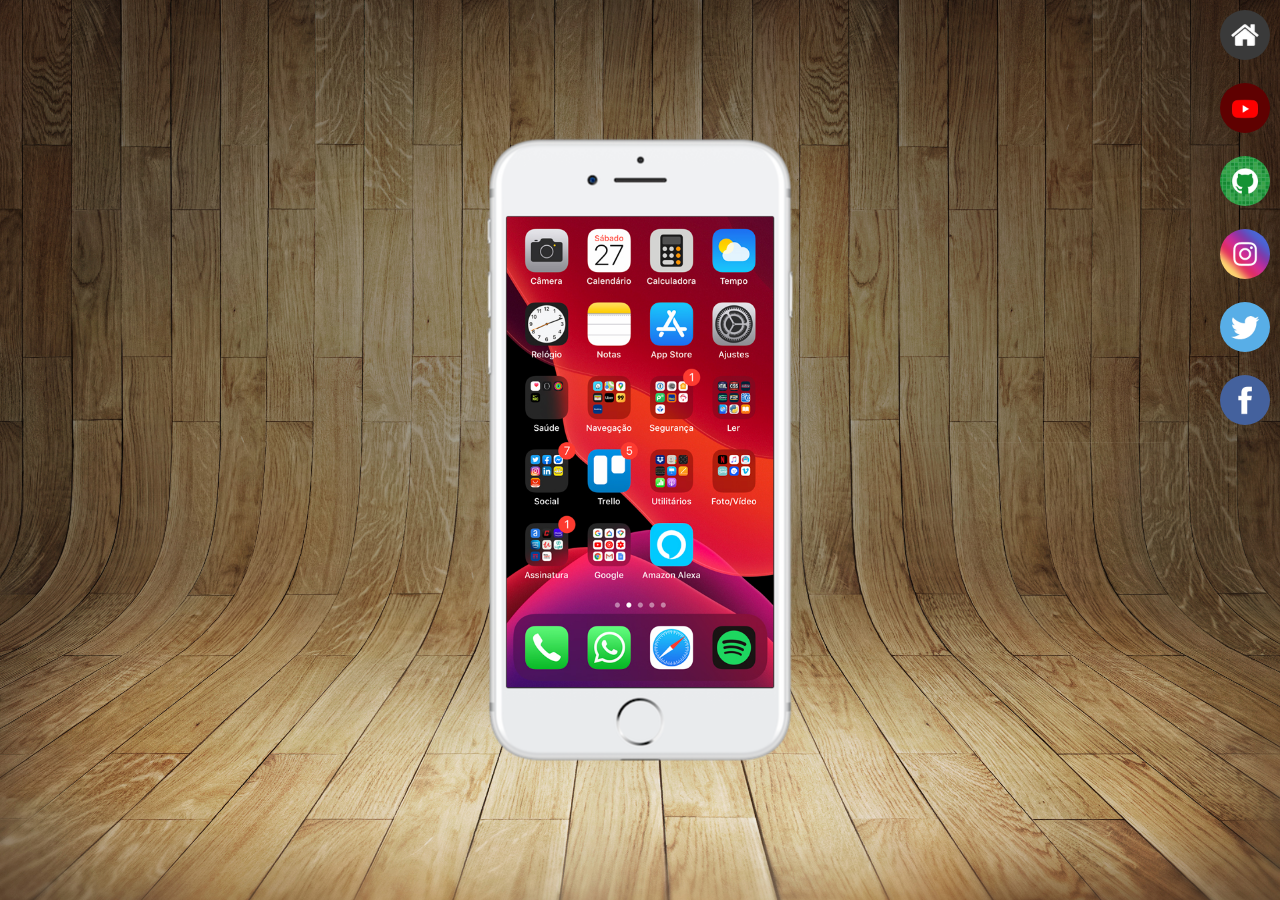
<file: index.html>
<!DOCTYPE html>
<html lang="PT-BR">
<head>
    <meta charset="UTF-8">
    <meta name="viewport" content="width=device-width, initial-scale=1.0">
    <link rel="shortcut icon" href="favicon.ico" type="image/x-icon">
    <link rel="stylesheet" href="reset.css">
    <link rel="stylesheet" href="style.css">
    <title>Projeto Redes Sociais</title>
</head>
<body>
    <main>
        <section id="telefone">
            <iframe src="home.html" name="tela" id="tela" frameborder="0">
                Seu navegador não é compatível com isso.
            </iframe>
        </section>
        <section id="redes-sociais">
            <a href="home.html" target="tela"><img src="logo-home.jpg" alt="Home"></a><br>
            <a href="youtube.html" target="tela"><img src="logo-youtube.jpg" alt="Youtube"></a><br>
            <a href="github.html" target="tela"><img src="logo-github.jpg" alt="Github"></a><br>
            <a href="instagram.html" target="tela"><img src="logo-instagram.jpg" alt="Instagram"></a><br>
            <a href="twitter.html" target="tela"><img src="logo-twitter.jpg" alt="Twitter"></a><br>
            <a href="facebook.html" target="tela"><img src="logo-facebook.jpg" alt="Facebook"></a>
        </section>
    </main>
</body>
</html>
</file>
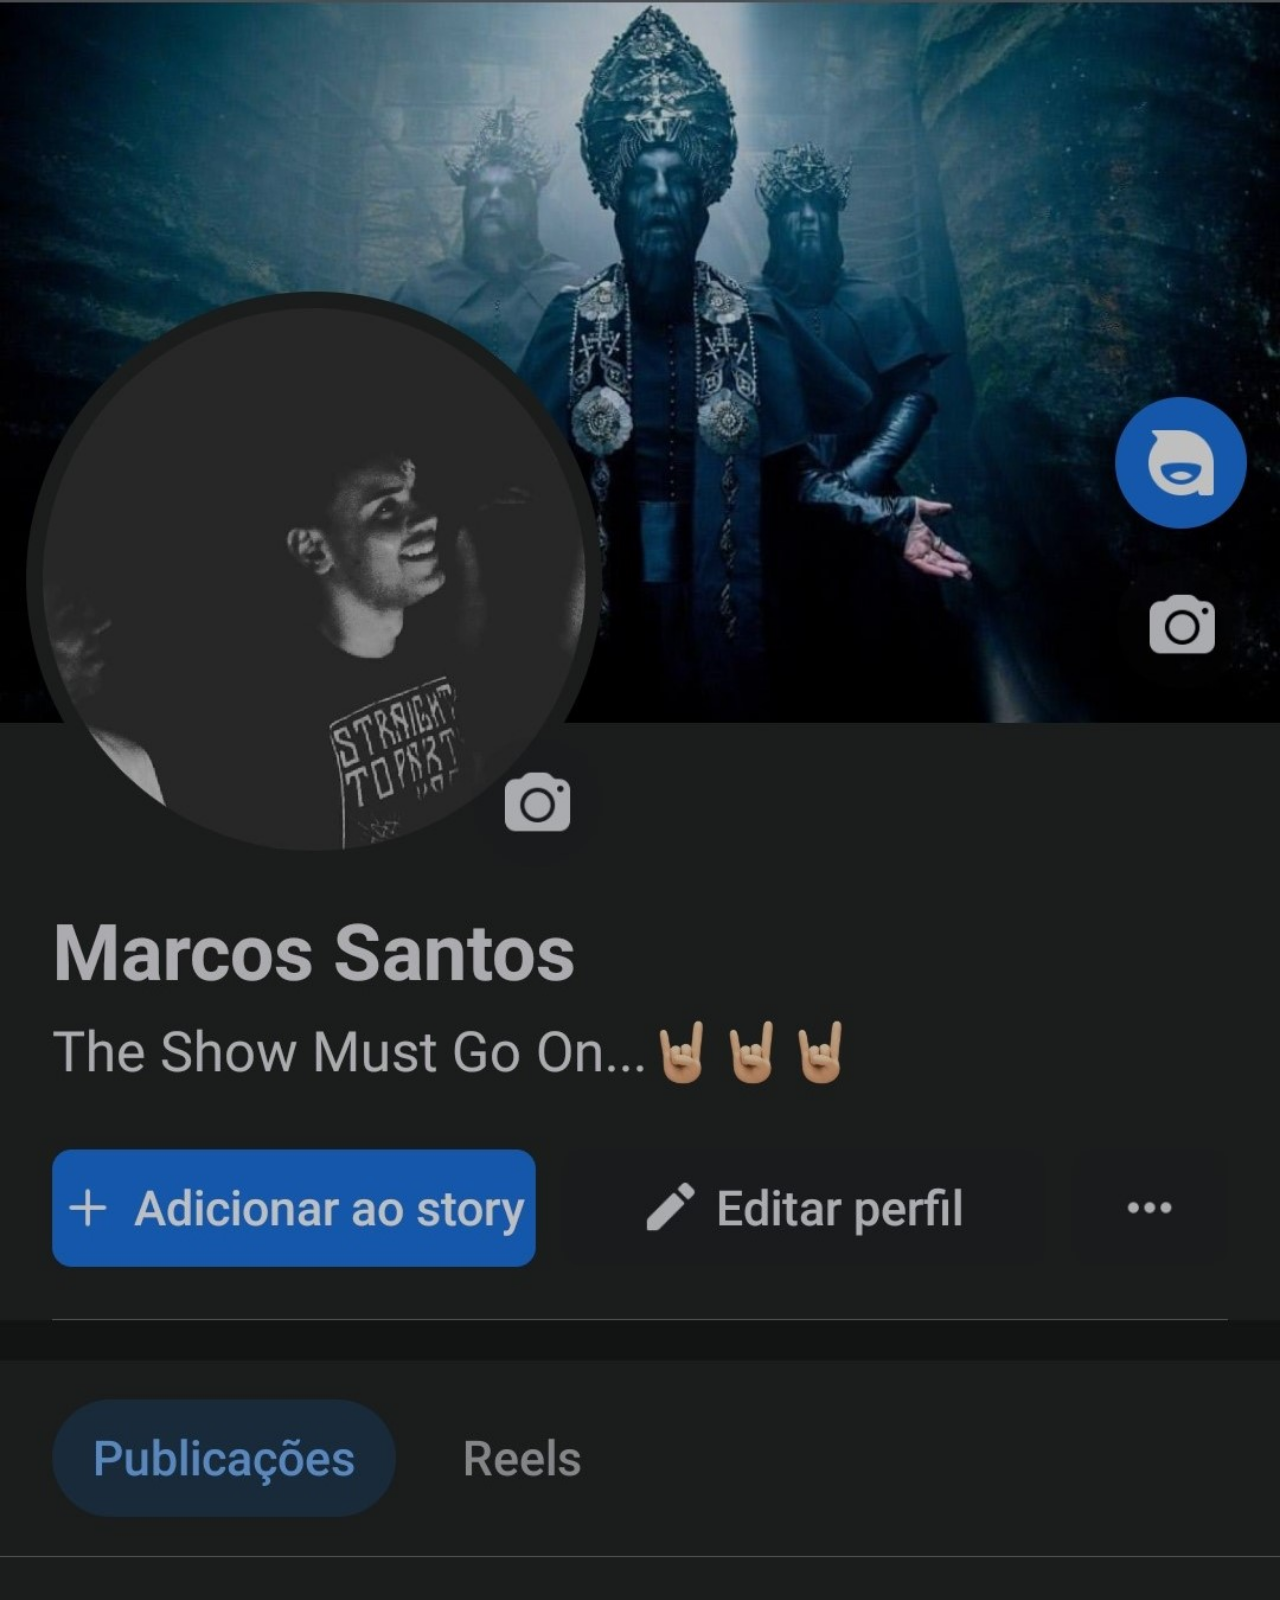
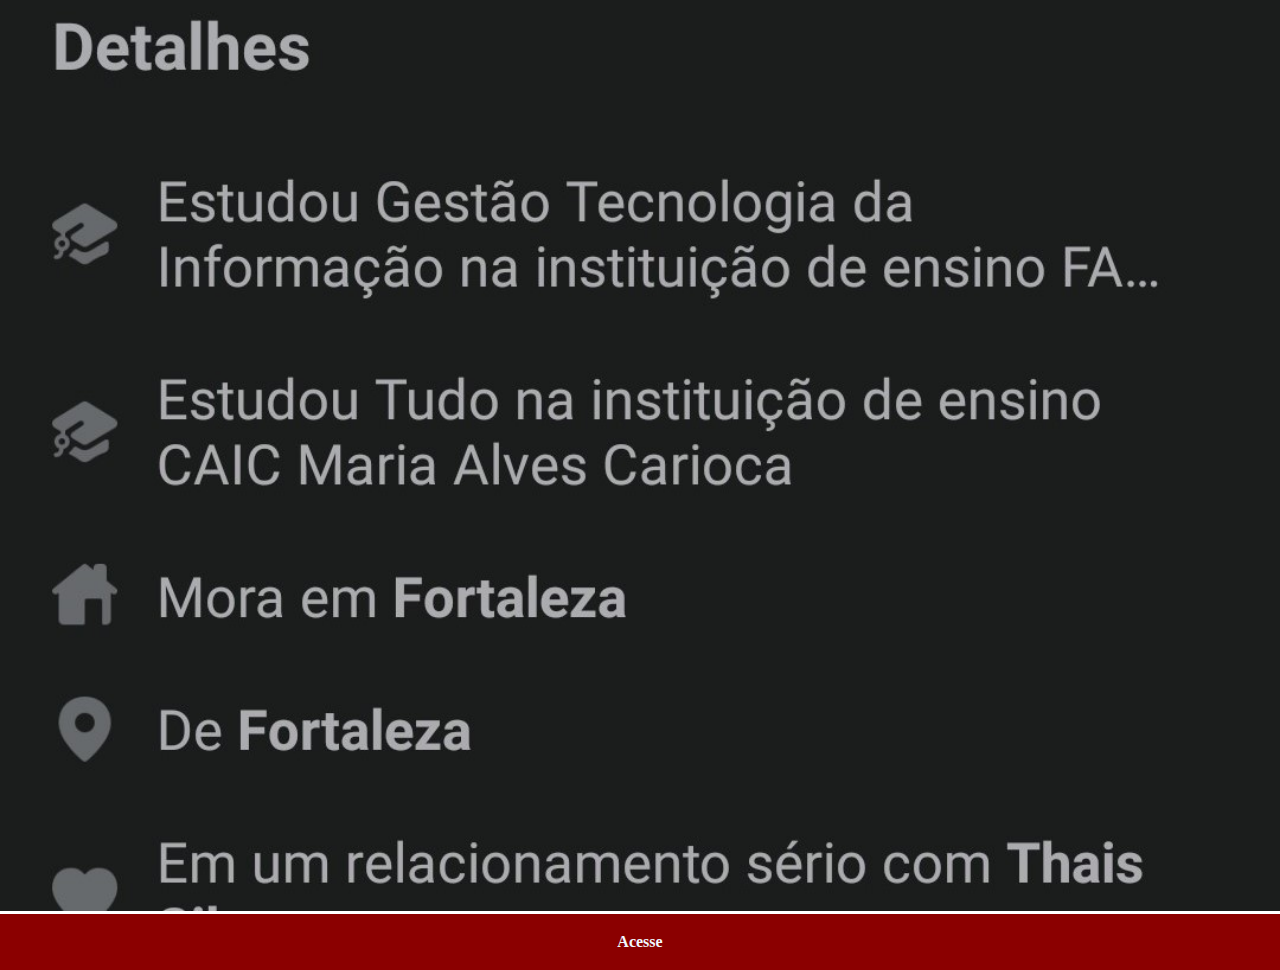
<file: facebook.html>
<!DOCTYPE html>
<html lang="PT-BR">
<head>
    <meta charset="UTF-8">
    <meta http-equiv="X-UA-Compatible" content="IE=edge">
    <meta name="viewport" content="width=device-width, initial-scale=1.0">
    <link rel="stylesheet" href="reset.css">
    <link rel="stylesheet" href="social.css">
    <title>Facebook</title>
</head>
<body>
    <img src="tela-facebook.jpg" alt="Facebook">
    <a href="https://www.facebook.com/marcosmansondark" target="_blank">Acesse</a>
    
</body>
</html>
</file>
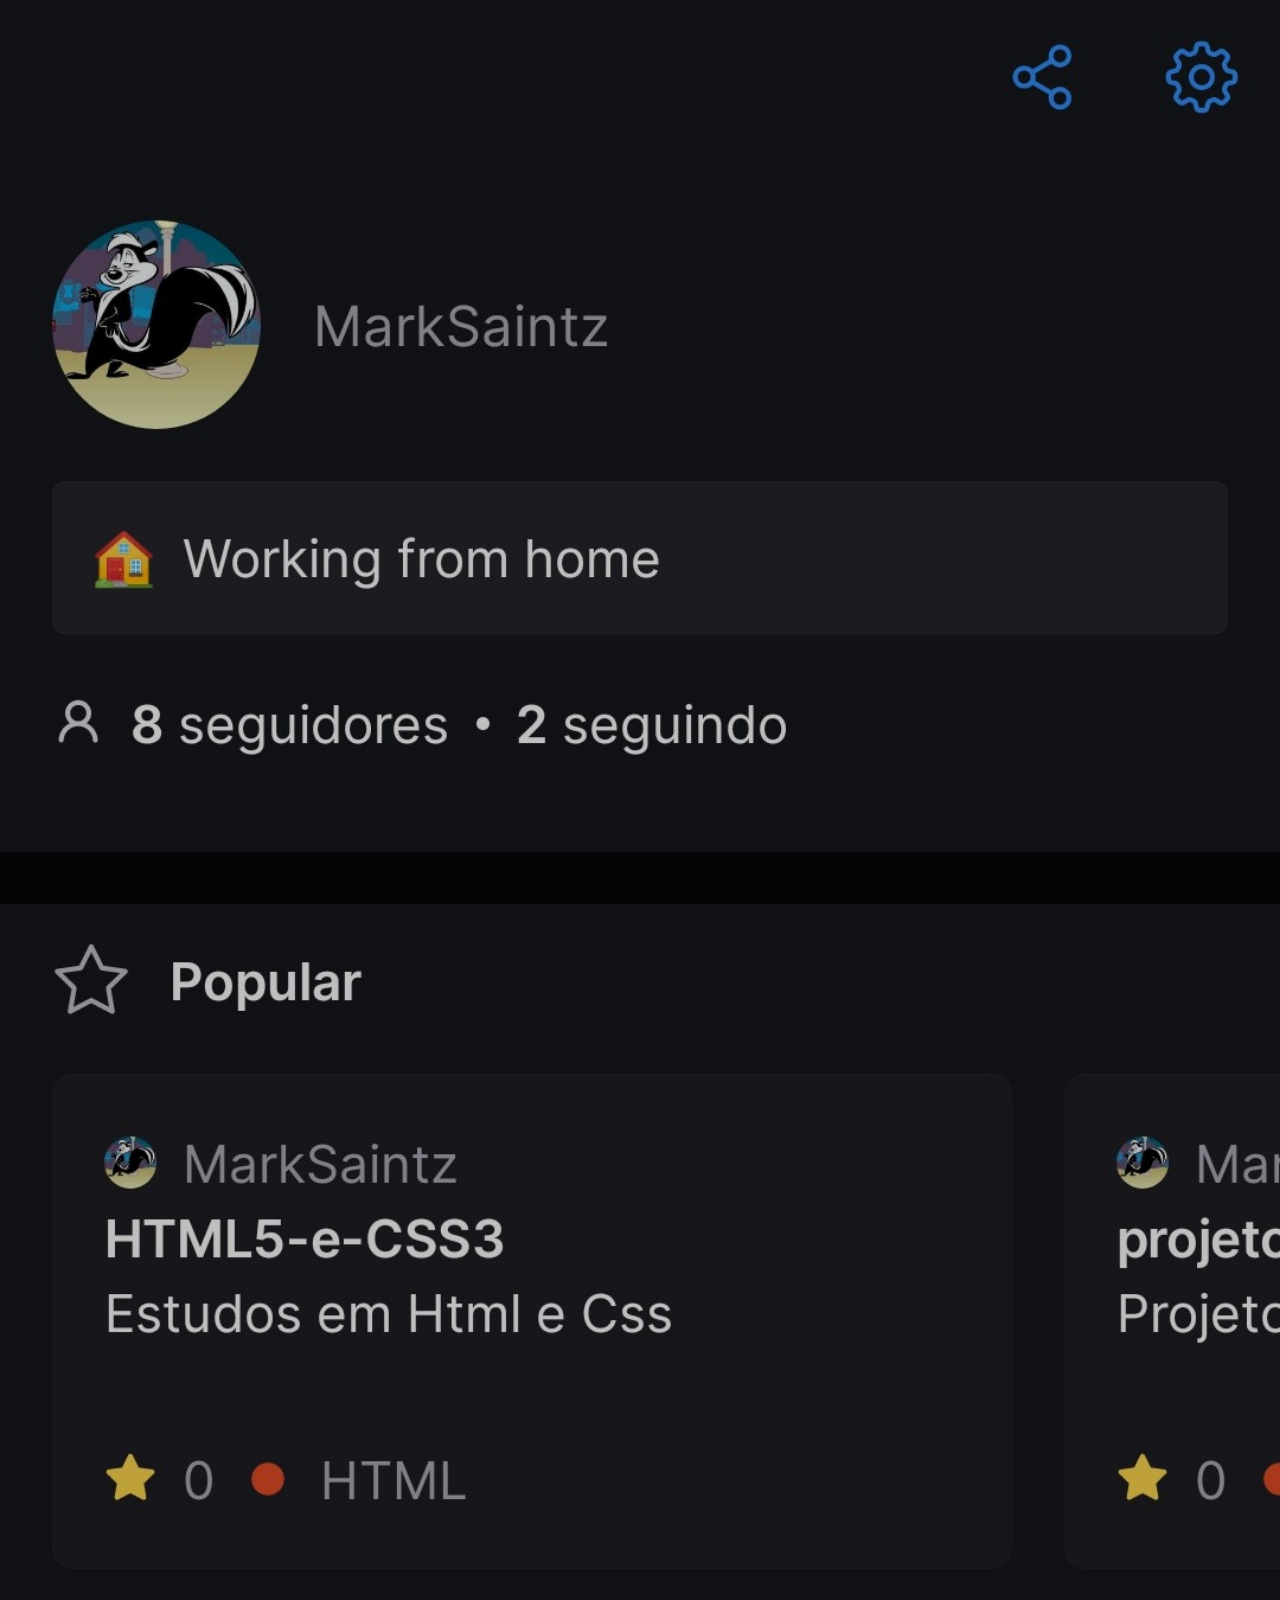
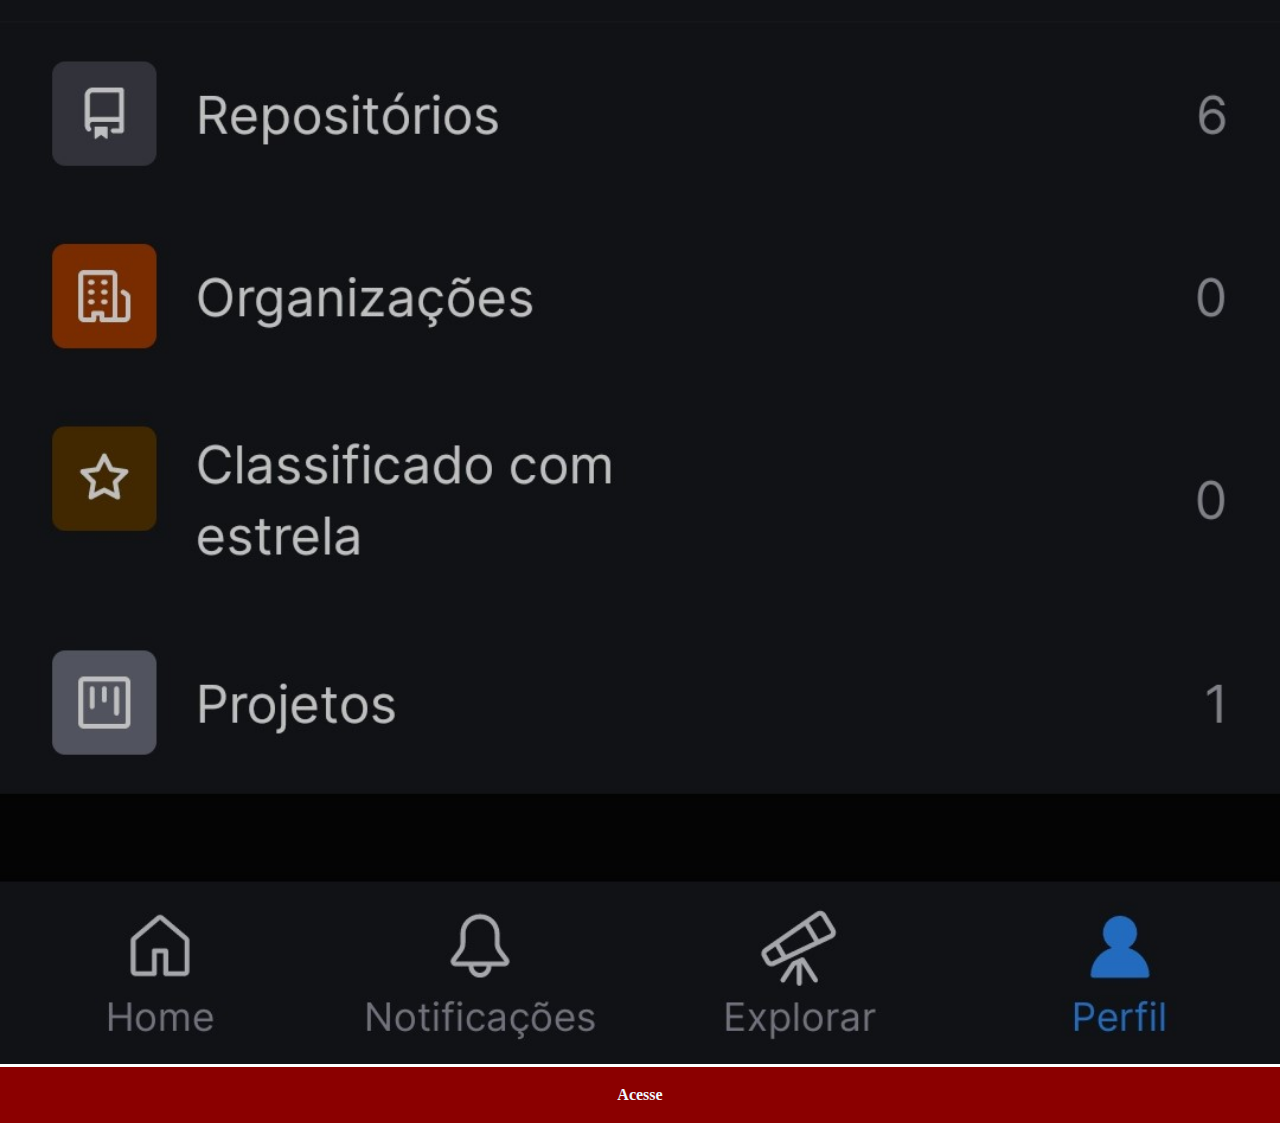
<file: github.html>
<!DOCTYPE html>
<html lang="PT-BR">
<head>
    <meta charset="UTF-8">
    <meta http-equiv="X-UA-Compatible" content="IE=edge">
    <meta name="viewport" content="width=device-width, initial-scale=1.0">
    <title>Github</title>
    <link rel="stylesheet" href="reset.css">
    <link rel="stylesheet" href="social.css">
</head>
<body>
    <img src="tela-github.jpg" alt="Github">
    <a href="https://github.com/MarkSaintz" target="_blank">Acesse</a>
    
</body>
</html>
</file>
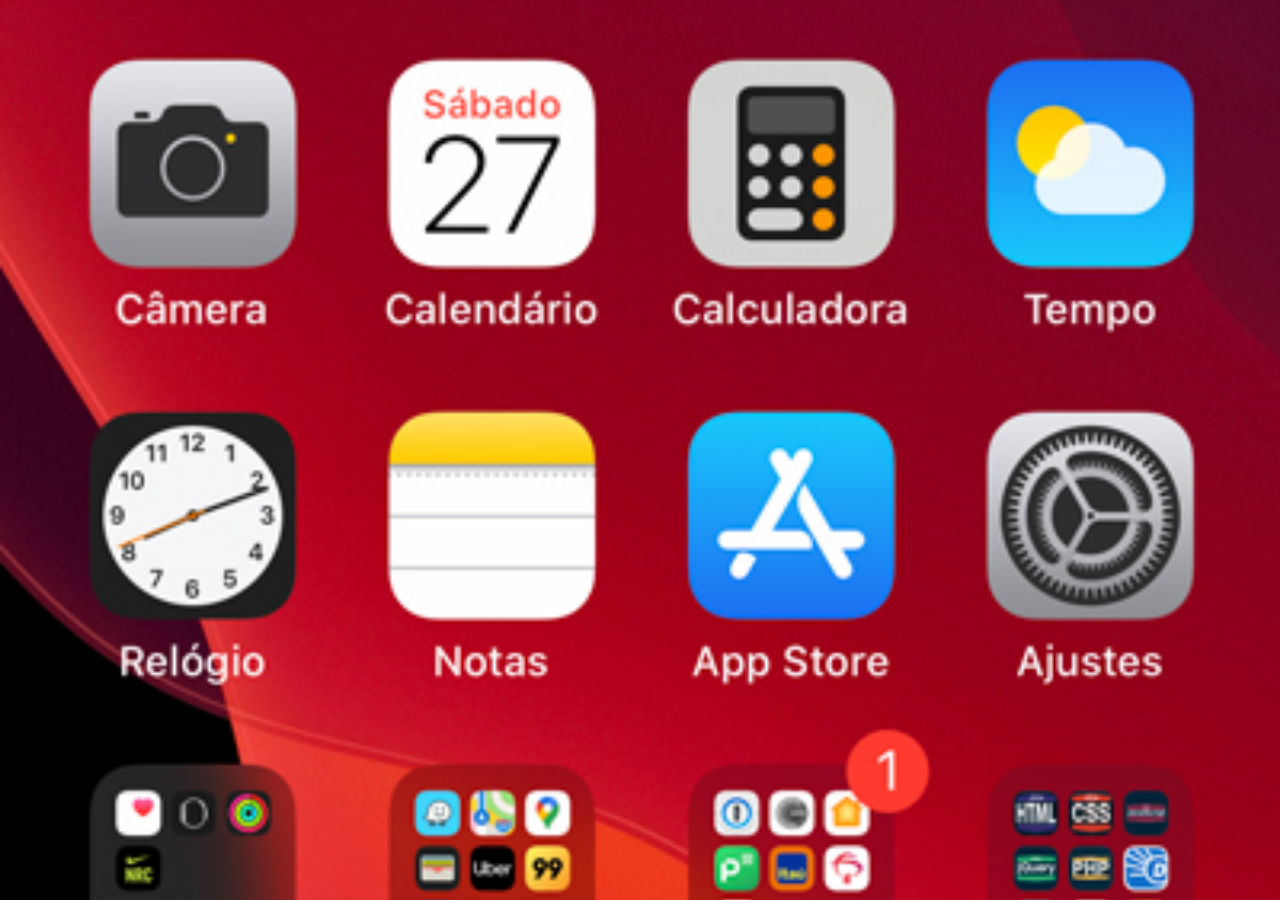
<file: home.html>
<!DOCTYPE html>
<html lang="PT-BR">
<head>
    <meta charset="UTF-8">
    <meta http-equiv="X-UA-Compatible" content="IE=edge">
    <meta name="viewport" content="width=device-width, initial-scale=1.0">
    <link rel="stylesheet" href="reset.css">
    <link rel="stylesheet" href="style.css">
    <title>Home</title>
    <style>
        *{
            margin: 0;
            padding: 0;
        }
        body {
        height: 100vh;
        width: 100vw;
        background: url("tela-home.jpg") ;
        background-size:cover;
        }
    </style>
</head>

<body>
    
</body>
</html>
</file>
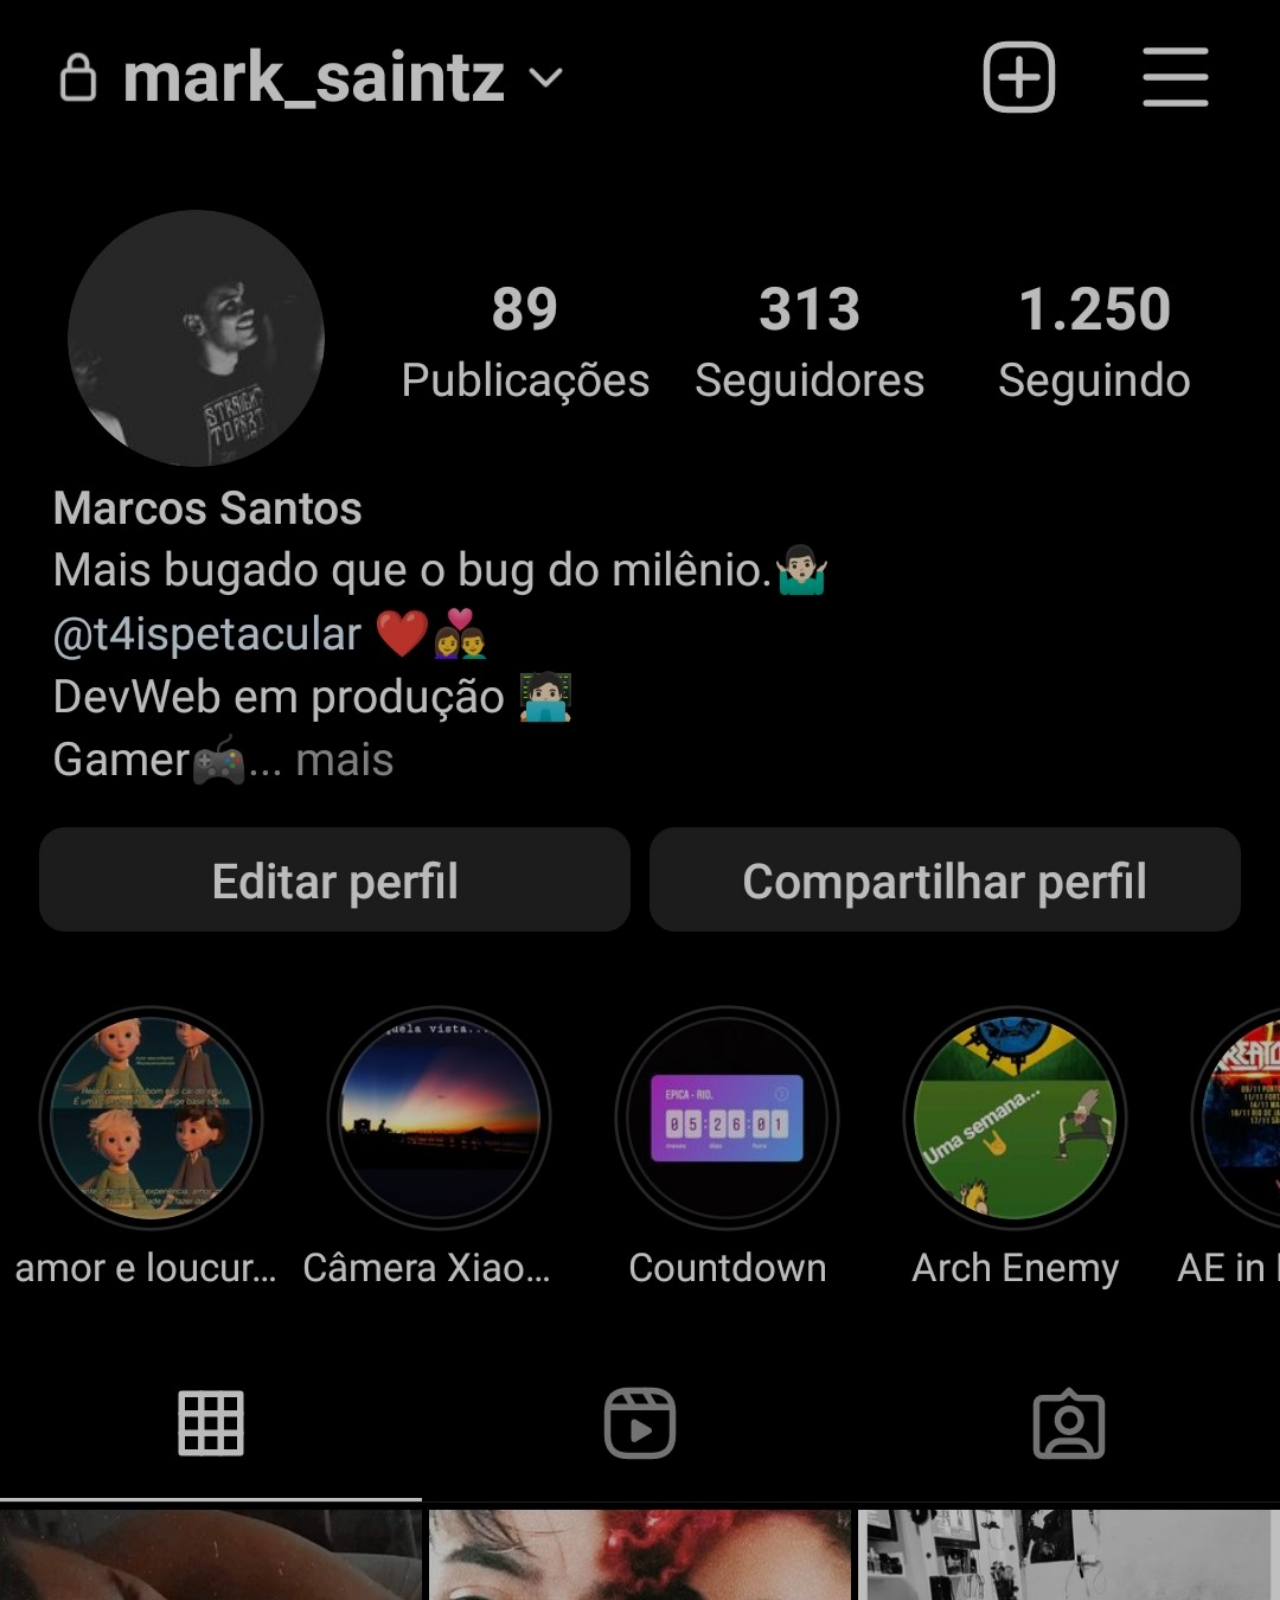
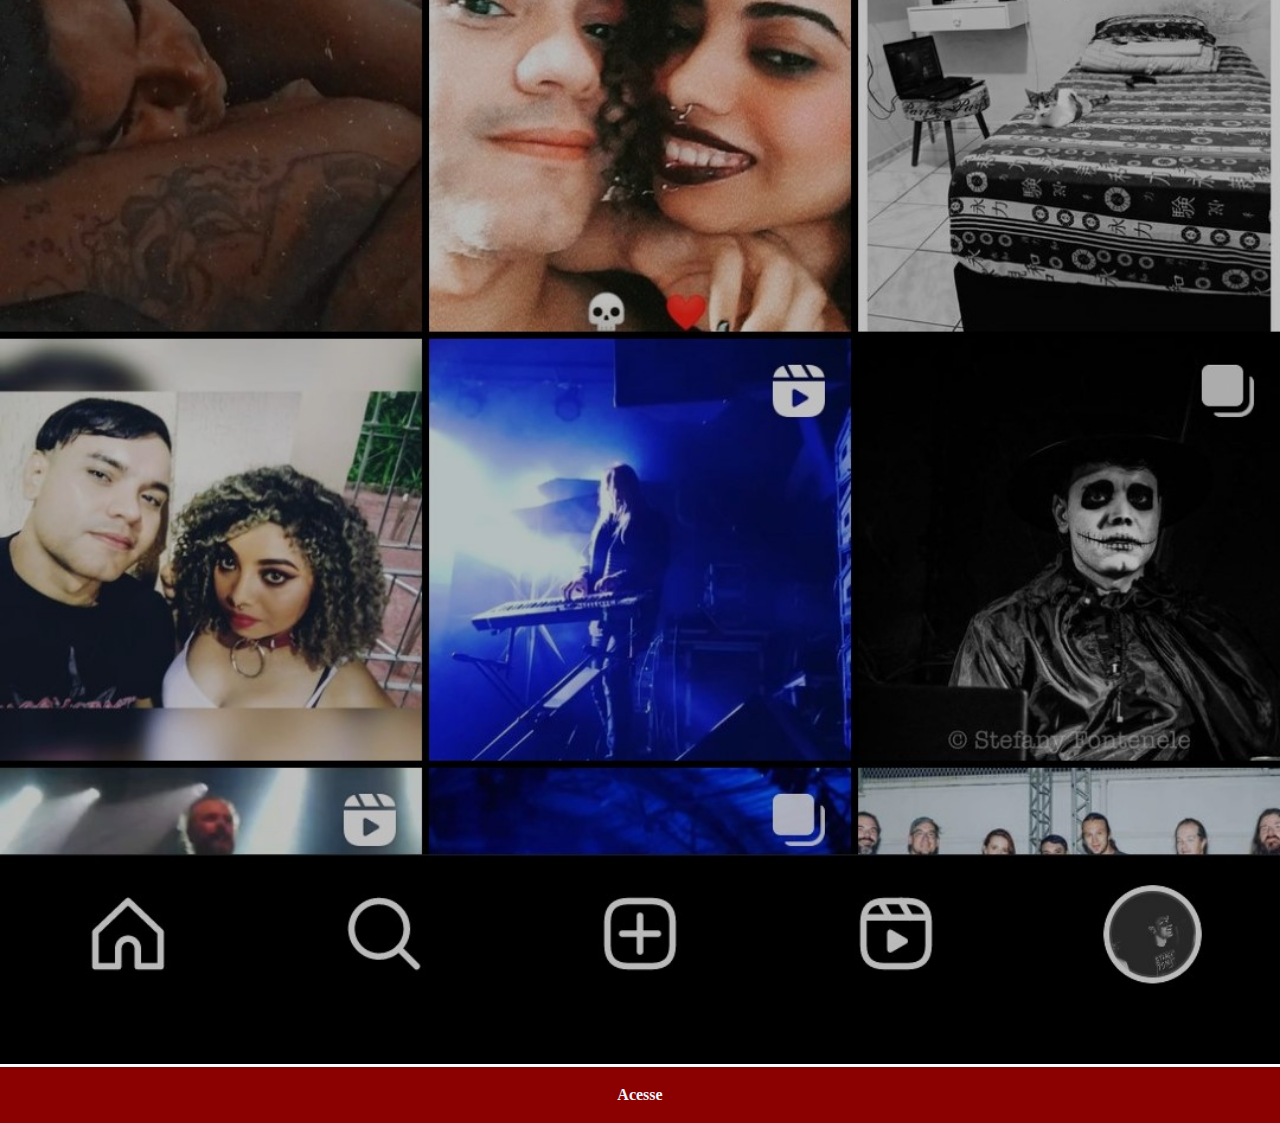
<file: instagram.html>
<!DOCTYPE html>
<html lang="PT-BR">
<head>
    <meta charset="UTF-8">
    <meta http-equiv="X-UA-Compatible" content="IE=edge">
    <meta name="viewport" content="width=device-width, initial-scale=1.0">
    <title>Instagram</title>
    <link rel="stylesheet" href="reset.css">
    <link rel="stylesheet" href="social.css">
</head>
<body>
    <img src="tela-instagram.jpg" alt="Instagram">
    <a href="https://www.instagram.com/mark_saintz/" target="_blank">Acesse</a>
</body>
</html>
</file>
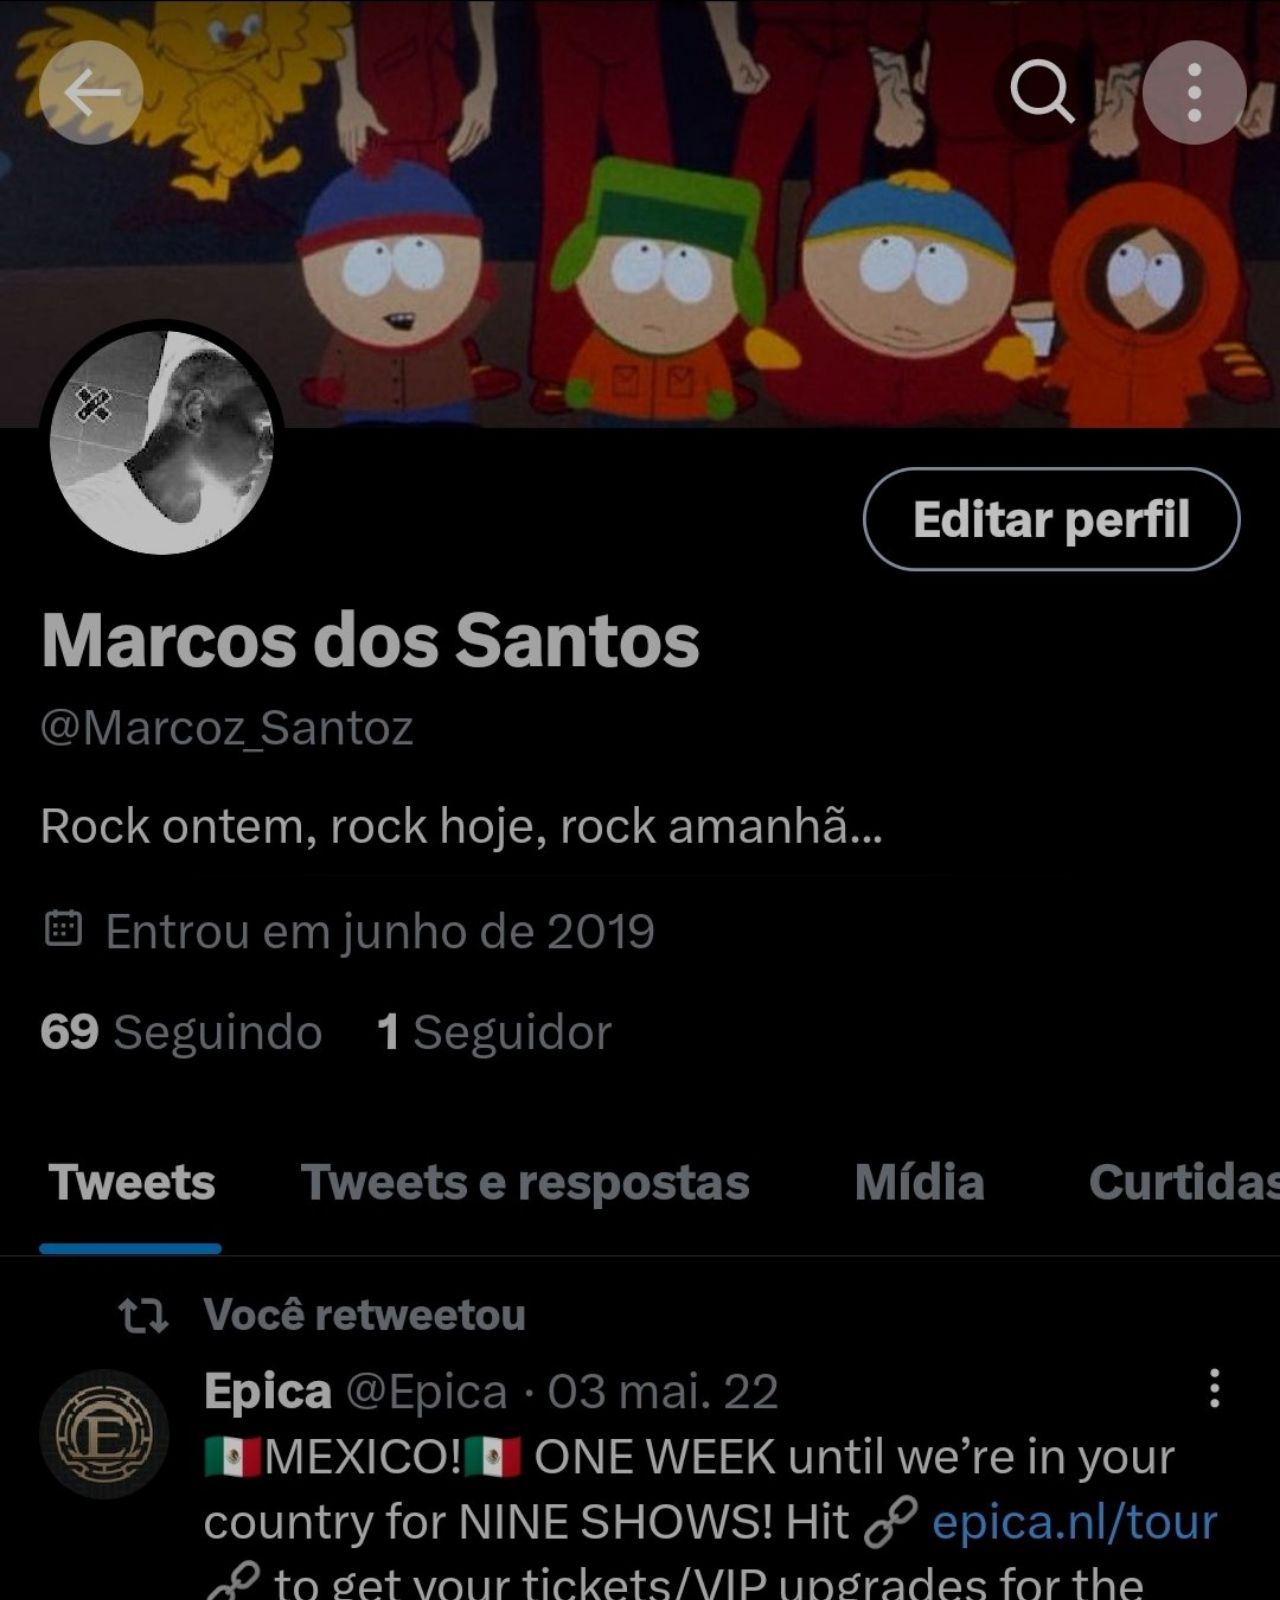
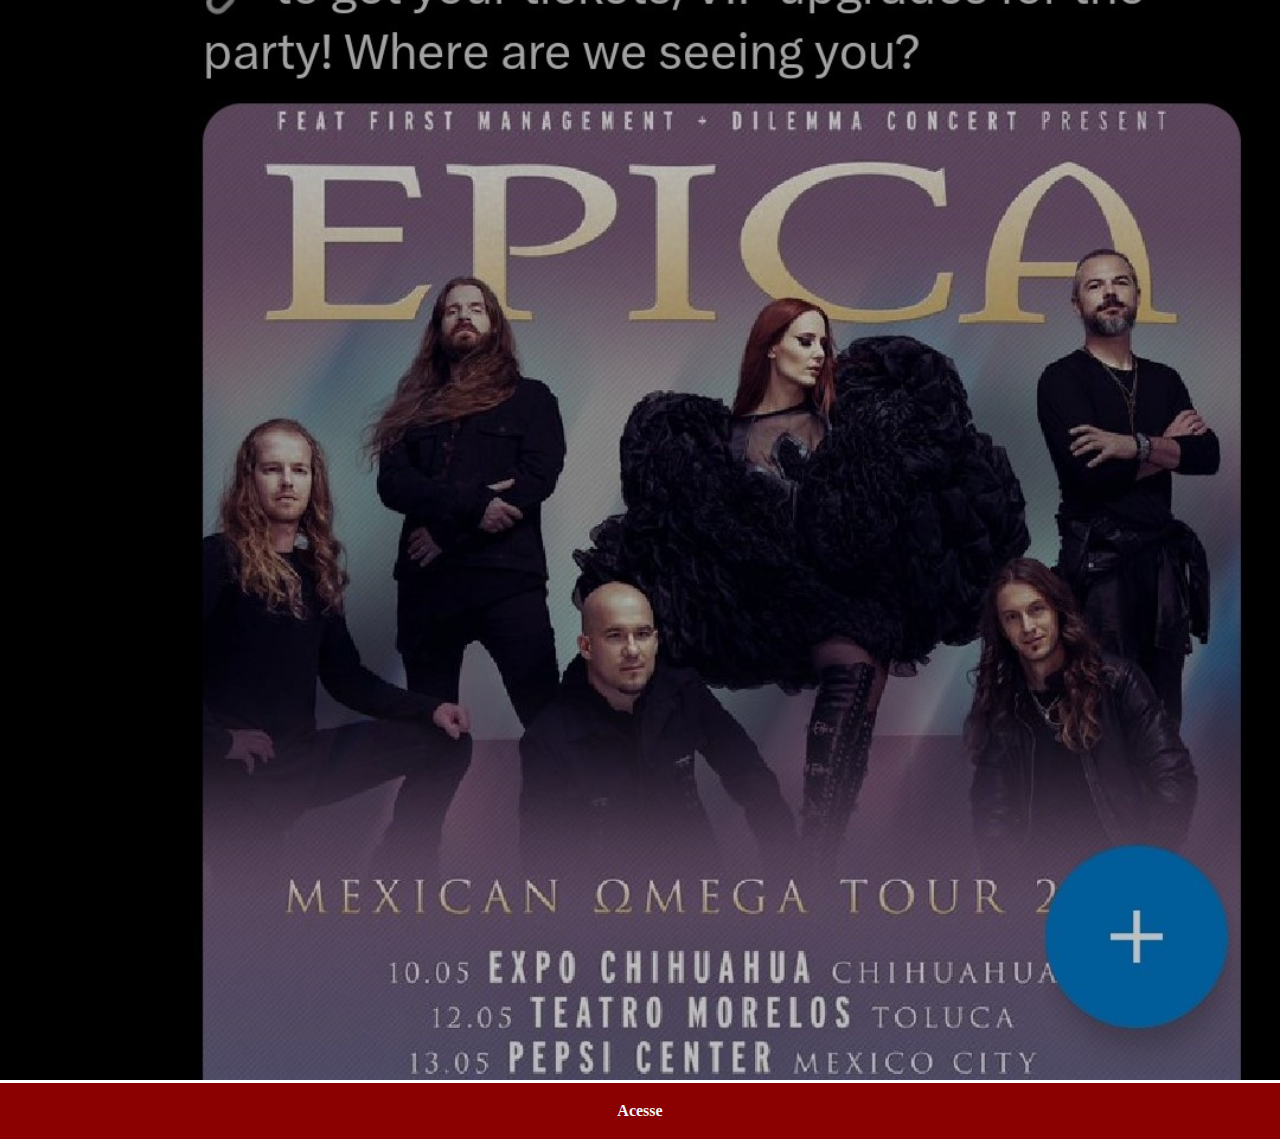
<file: twitter.html>
<!DOCTYPE html>
<html lang="PT-BR">
<head>
    <meta charset="UTF-8">
    <meta http-equiv="X-UA-Compatible" content="IE=edge">
    <meta name="viewport" content="width=device-width, initial-scale=1.0">
    <title>Twitter</title>
    <link rel="stylesheet" href="reset.css">
    <link rel="stylesheet" href="social.css">
</head>
<body>
    <img src="tela-twitter.jpg" alt="Twitter">
    <a href="https://twitter.com/Marcoz_Santoz" target="_blank">Acesse</a>
    
</body>
</html>
</file>
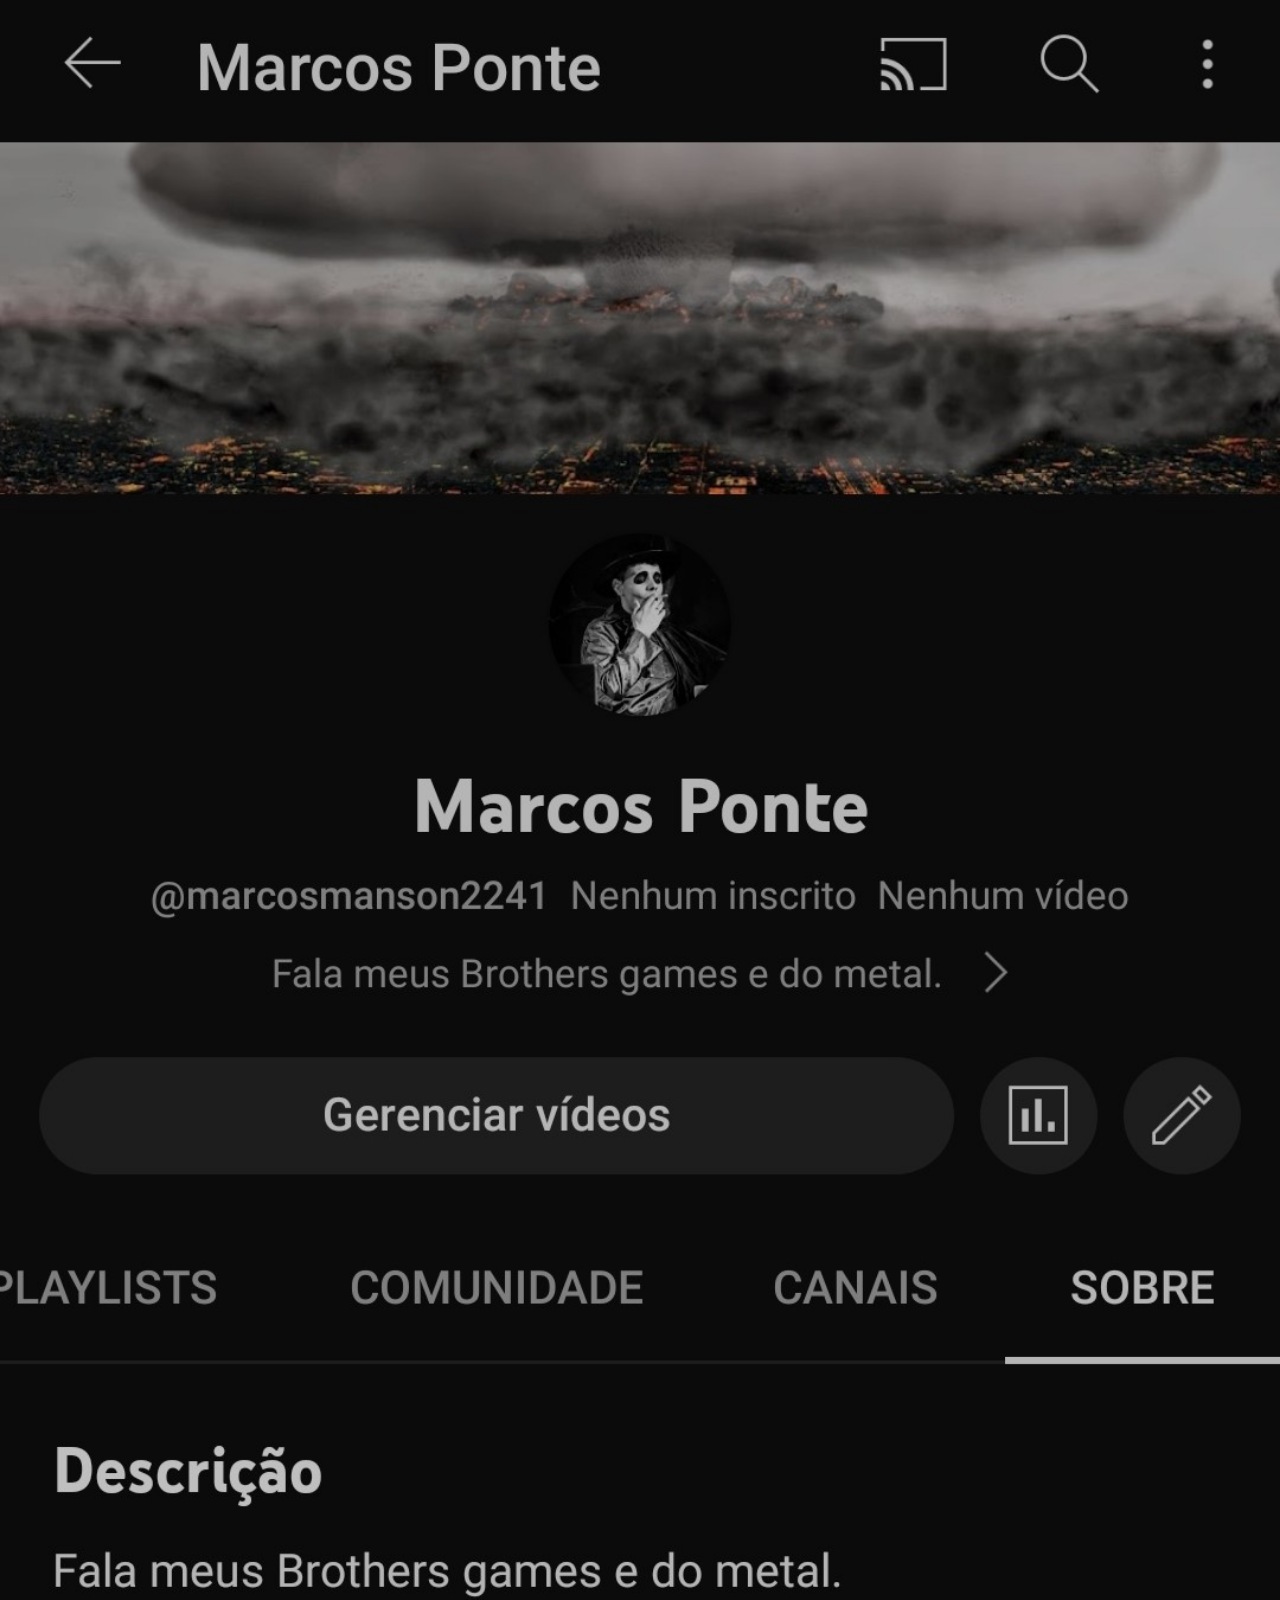
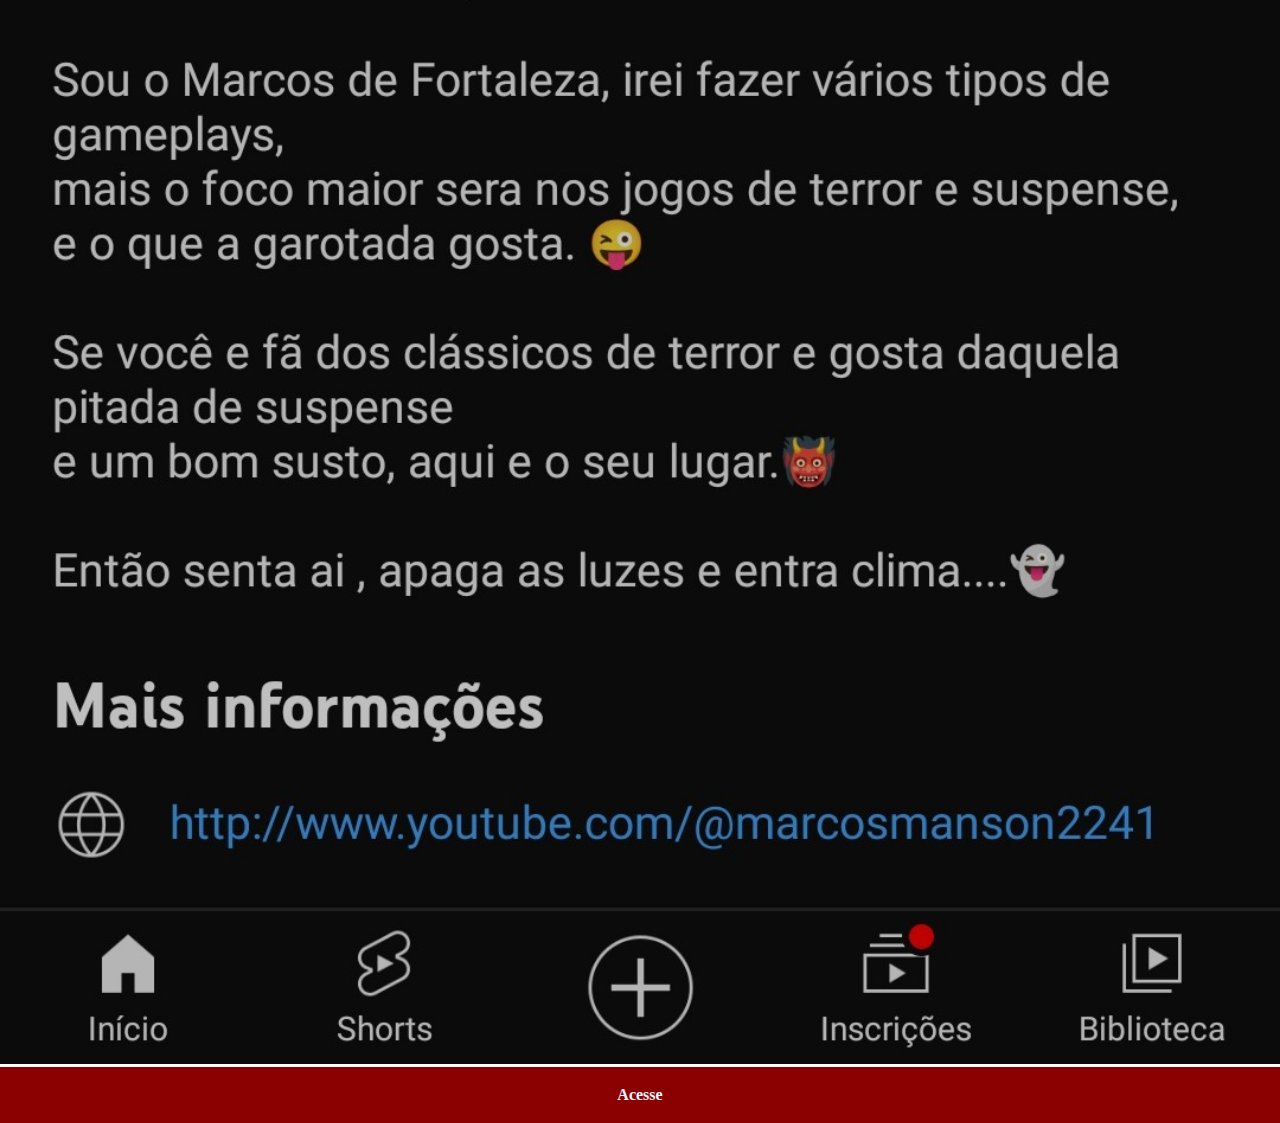
<file: youtube.html>
<!DOCTYPE html>
<html lang="PT-BR">
<head>
    <meta charset="UTF-8">
    <meta http-equiv="X-UA-Compatible" content="IE=edge">
    <meta name="viewport" content="width=device-width, initial-scale=1.0">
    <title>Youtube</title>
    <link rel="stylesheet" href="reset.css">
    <link rel="stylesheet" href="social.css">
</head>
<body>
    <img src="tela-youtube.jpg" alt="Youtube">
    <a href="https://www.youtube.com" target="_blank">Acesse</a>
    
</body>
</html>
</file>
<file: style.css>
@charset "UTF-8";

html, body {
    height: 100vh;
    width: 100vw;
    background-color: black;
}

body{
    background: url('fundo-madeira.jpg') ;
    background-size: cover;
    background-attachment:fixed;
}

main {
    position: relative;
    height: 100vh;
}

section#telefone {
    position: absolute;
    height: 627px;
    width: 311px;
    top: 50%;
    left: 50%;
    transform: translate(-50%, -50%);
    background: url(frame-iphone.png);
}

iframe#tela {
    position: relative;
    top: 80px;
    left: 22px;
    width: 267px;
    height: 471px;
}
section#redes-sociais{
    text-align: right;
}

section#redes-sociais img{
    width: 50px;
    margin: 10px;
    border-radius: 50%;
    box-sizing: border-box;   
}

section#redes-sociais img:hover{
    border: 1px solid white;
    transform: translate(-2px, 2px);
    transition: transform .2s;
}
</file>
<file: social.css>
@charset "UTF-8";

* {
    font-family: Arial, Helvetica, sans-serif;
}

::-webkit-scrollbar{
    width: 0px;
    height: 0px;
}
    
img{
    width: 100vw;
    
}
    
a{
    display: block;
    background: darkred;
    color: aliceblue;
    padding: 20px;
    text-align: center;
    font-weight: bolder;
    text-decoration: none;
}

a:hover{
    background-color: red;
}
</file>
